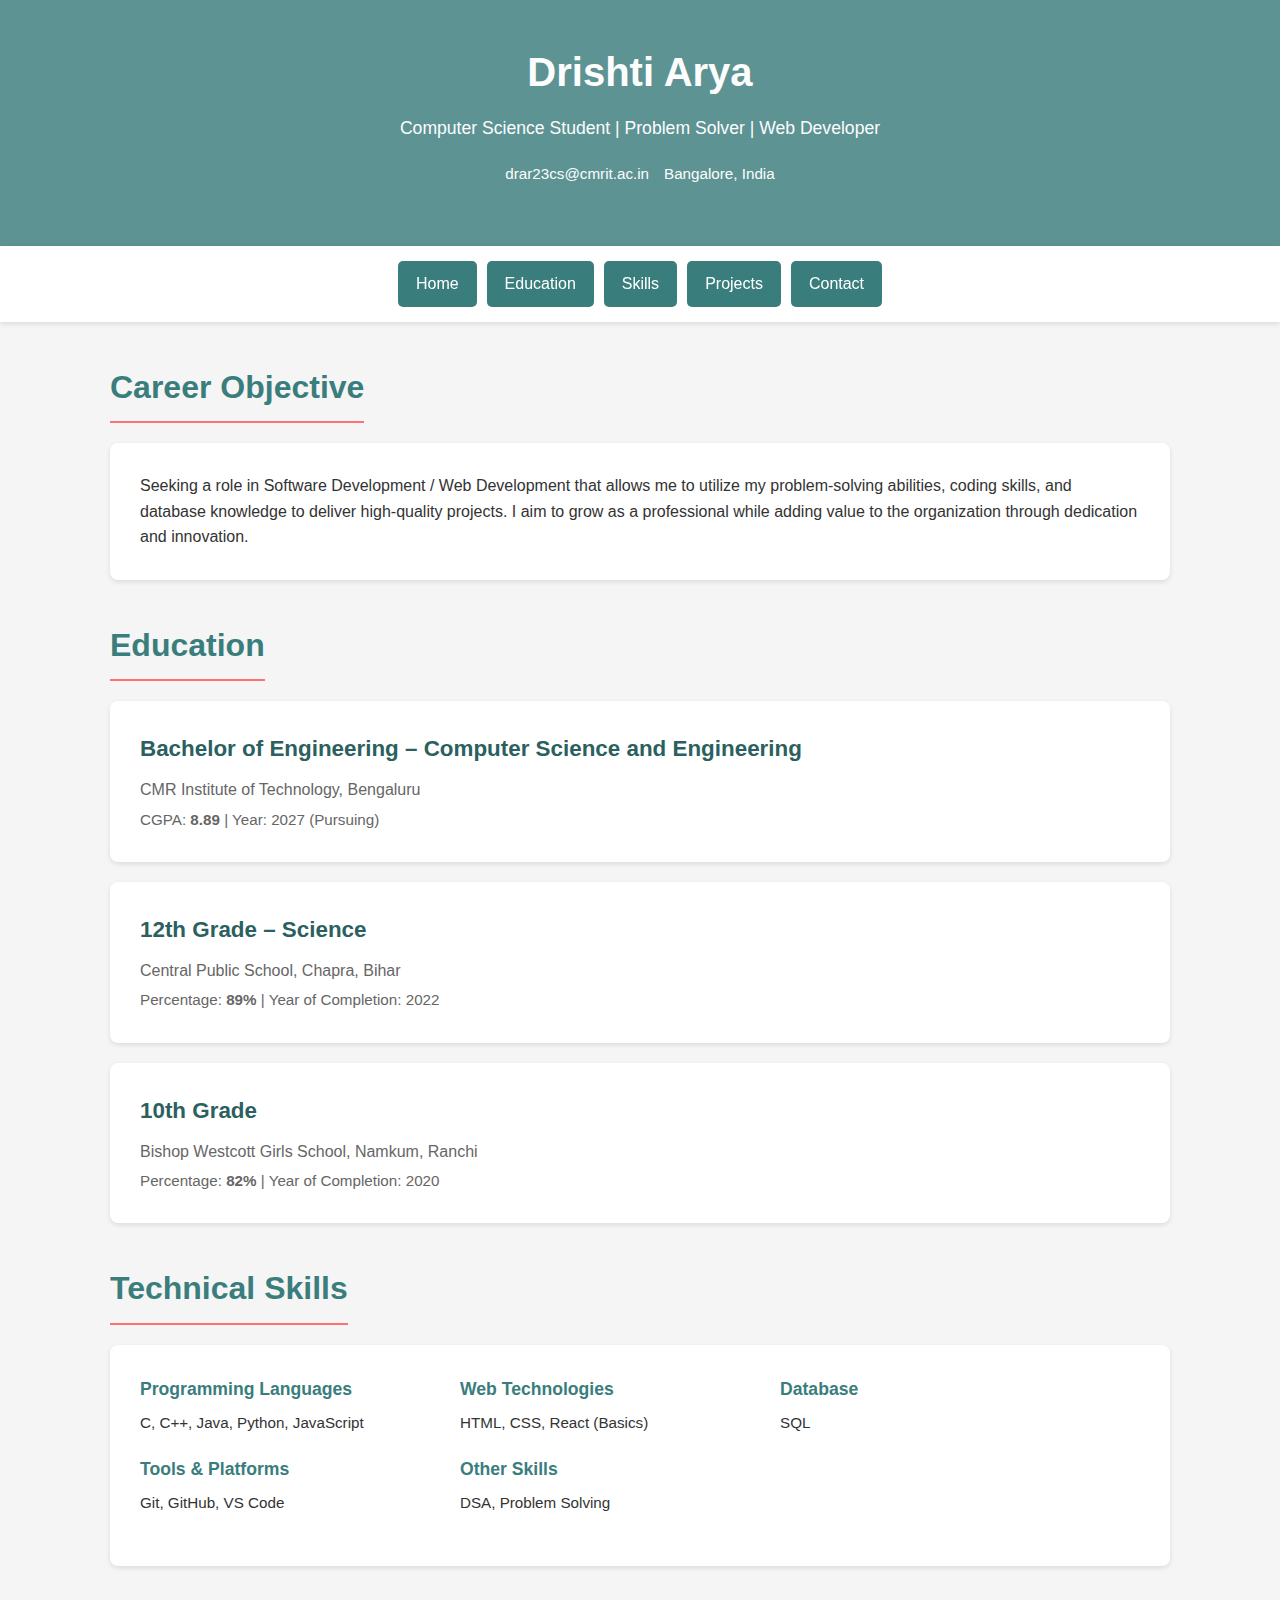
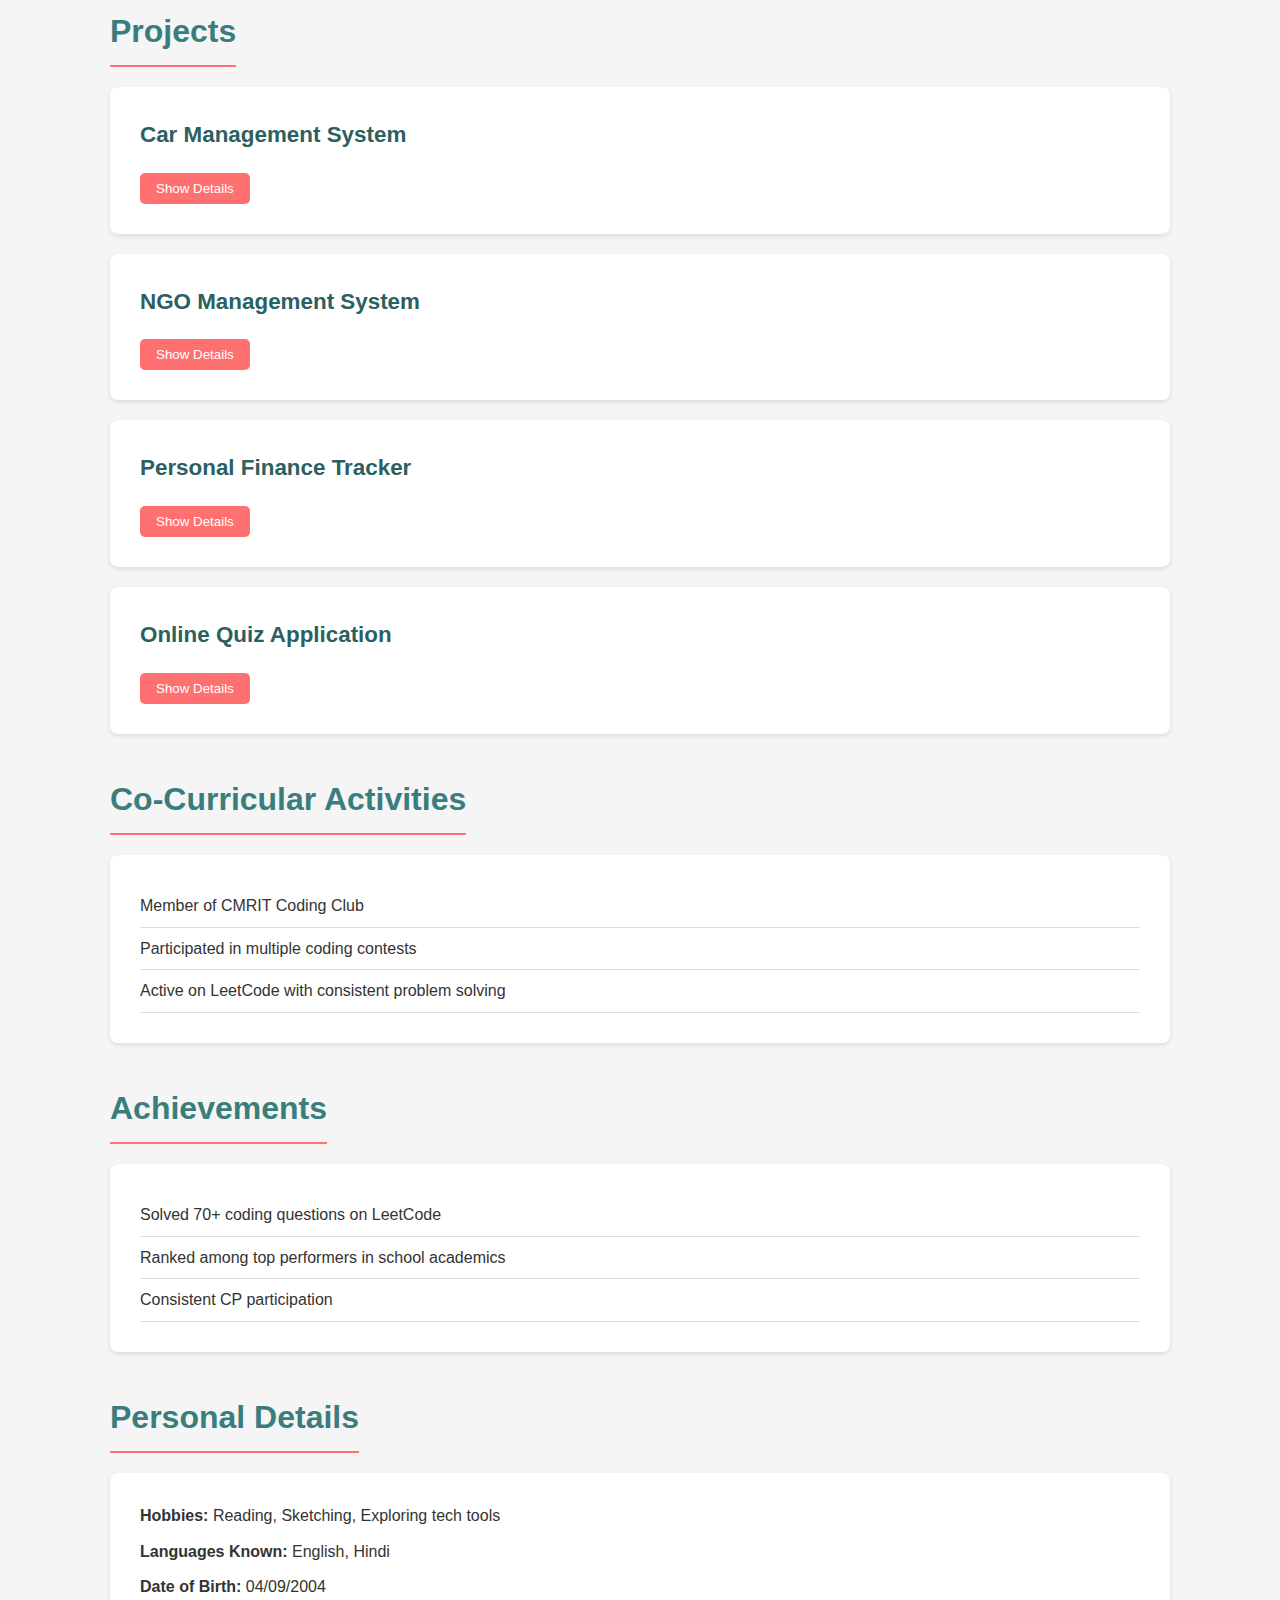
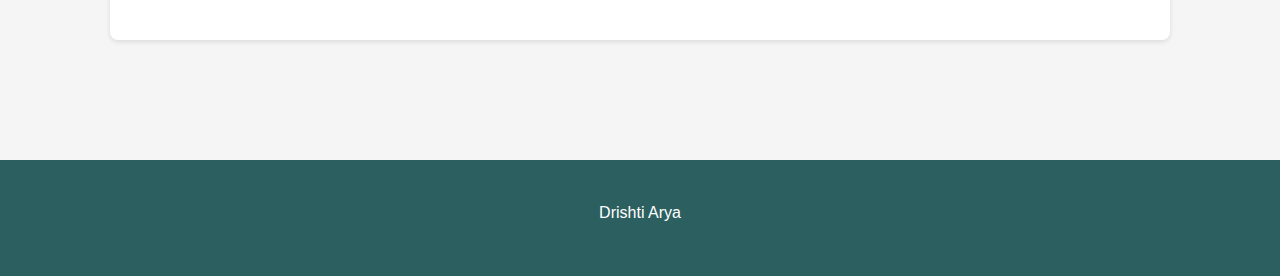
<file: index.html>
<!DOCTYPE html>
<html lang="en">
<head>
    <meta charset="UTF-8">
    <meta name="viewport" content="width=device-width, initial-scale=1.0">
    <meta name="description" content="Portfolio and Resume of Drishti Arya - Computer Science Student">
    <title>Drishti Arya - Portfolio</title>
    
    <!-- Main Stylesheet -->
    <link rel="stylesheet" href="styles.css">
</head>
<body>
    
    <!-- Header Section -->
    <header id="home" class="header-section">
        <div class="container">
            <div class="profile-intro">
                <div class="profile-text">
                    <h1 class="name">Drishti Arya</h1>
                    <p class="tagline">Computer Science Student | Problem Solver | Web Developer</p>
                    <div class="contact-row">
                        <p>drar23cs@cmrit.ac.in</p>
                        <p>Bangalore, India</p>
                    </div>
                </div>
            </div>
        </div>
    </header>

    <!-- Sticky Navigation Bar -->
    <nav id="navbar" class="navbar">
        <div class="container">
            <ul class="nav-links">
                <li><a href="#home" class="nav-button">Home</a></li>
                <li><a href="education.html" class="nav-button">Education</a></li>
                <li><a href="skills.html" class="nav-button">Skills</a></li>
                <li><a href="projects.html" class="nav-button">Projects</a></li>
                <li><a href="contact.html" class="nav-button">Contact</a></li>
            </ul>
        </div>
    </nav>

    <!-- Main Content Area -->
    <main class="main-content">
        <div class="container">

            <!-- About / Career Objective Section -->
            <section id="about" class="content-section">
                <h2 class="section-title">Career Objective</h2>
                <article class="content-card">
                    <p>
                        Seeking a role in Software Development / Web Development that allows me to utilize my 
                        problem-solving abilities, coding skills, and database knowledge to deliver high-quality 
                        projects. I aim to grow as a professional while adding value to the organization through 
                        dedication and innovation.
                    </p>
                </article>
            </section>

            <!-- Education Section -->
            <section id="education" class="content-section">
                <h2 class="section-title">Education</h2>
                
                <article class="content-card education-card">
                    <h3 class="card-title">Bachelor of Engineering – Computer Science and Engineering</h3>
                    <p class="institution">CMR Institute of Technology, Bengaluru</p>
                    <p class="details">CGPA: <strong>8.89</strong> | Year: 2027 (Pursuing)</p>
                </article>

                <article class="content-card education-card">
                    <h3 class="card-title">12th Grade – Science</h3>
                    <p class="institution">Central Public School, Chapra, Bihar</p>
                    <p class="details">Percentage: <strong>89%</strong> | Year of Completion: 2022</p>
                </article>

                <article class="content-card education-card">
                    <h3 class="card-title">10th Grade</h3>
                    <p class="institution">Bishop Westcott Girls School, Namkum, Ranchi</p>
                    <p class="details">Percentage: <strong>82%</strong> | Year of Completion: 2020</p>
                </article>
            </section>

            <!-- Technical Skills Section -->
            <section id="skills" class="content-section">
                <h2 class="section-title">Technical Skills</h2>
                <article class="content-card skills-card">
                    <div class="skill-group">
                        <h4>Programming Languages</h4>
                        <p>C, C++, Java, Python, JavaScript</p>
                    </div>
                    <div class="skill-group">
                        <h4>Web Technologies</h4>
                        <p>HTML, CSS, React (Basics)</p>
                    </div>
                    <div class="skill-group">
                        <h4>Database</h4>
                        <p>SQL</p>
                    </div>
                    <div class="skill-group">
                        <h4>Tools & Platforms</h4>
                        <p>Git, GitHub, VS Code</p>
                    </div>
                    <div class="skill-group">
                        <h4>Other Skills</h4>
                        <p>DSA, Problem Solving</p>
                    </div>
                </article>
            </section>

            <!-- Projects Section -->
            <section id="projects" class="content-section">
                <h2 class="section-title">Projects</h2>

                <article class="content-card project-card">
                    <h3 class="card-title">Car Management System</h3>
                    <button class="toggle-details-btn">Show Details</button>
                    <div class="project-details" style="display: none;">
                        <ul>
                            <li>Developed a Car Management System using HTML, CSS, and JavaScript to manage car details, buying, and selling records.</li>
                            <li>Designed a responsive and user-friendly interface with clean layouts for seamless navigation across devices.</li>
                            <li>Implemented dynamic data management features to enhance functionality and user interaction.</li>
                            <li>Focused on efficient handling of records with an intuitive front-end design for improved usability.</li>
                            <li><strong>Tech Stack:</strong> HTML, CSS, JavaScript, PHP, MySQL</li>
                        </ul>
                    </div>
                </article>

                <article class="content-card project-card">
                    <h3 class="card-title">NGO Management System</h3>
                    <button class="toggle-details-btn">Show Details</button>
                    <div class="project-details" style="display: none;">
                        <ul>
                            <li>Built an NGO Management System using HTML, CSS, JavaScript, PHP, and MySQL to manage donor records, events, and volunteer activities.</li>
                            <li>Integrated an AI-powered chatbot for real-time query handling, improving user engagement and support.</li>
                            <li>Designed a responsive interface with secure database management to streamline NGO operations.</li>
                            <li>Enhanced operational efficiency by automating event tracking, volunteer coordination, and donor management.</li>
                            <li><strong>Tech Stack:</strong> HTML, CSS, JavaScript, PHP, MySQL, AI Chatbot Integration</li>
                        </ul>
                    </div>
                </article>

                <article class="content-card project-card">
                    <h3 class="card-title">Personal Finance Tracker</h3>
                    <button class="toggle-details-btn">Show Details</button>
                    <div class="project-details" style="display: none;">
                        <ul>
                            <li>Created a Personal Finance Tracker web application to help users monitor income, expenses, and savings goals.</li>
                            <li>Implemented interactive charts using JavaScript to visualize spending patterns and budget allocation.</li>
                            <li>Built CRUD operations with PHP and MySQL to store and retrieve transaction history securely.</li>
                            <li>Designed a clean, responsive interface with filter options for date ranges and expense categories.</li>
                            <li><strong>Tech Stack:</strong> HTML, CSS, JavaScript, PHP, MySQL</li>
                        </ul>
                    </div>
                </article>

                <article class="content-card project-card">
                    <h3 class="card-title">Online Quiz Application</h3>
                    <button class="toggle-details-btn">Show Details</button>
                    <div class="project-details" style="display: none;">
                        <ul>
                            <li>Developed an Online Quiz Application with multiple-choice questions, timer functionality, and instant score calculation.</li>
                            <li>Used JavaScript for dynamic question loading, form validation, and real-time score updates.</li>
                            <li>Integrated MySQL database to store quiz questions, user responses, and performance history.</li>
                            <li>Added user authentication and leaderboard feature to display top scorers.</li>
                            <li><strong>Tech Stack:</strong> HTML, CSS, JavaScript, PHP, MySQL</li>
                        </ul>
                    </div>
                </article>
            </section>

            <!-- Co-Curricular Activities Section -->
            <section id="activities" class="content-section">
                <h2 class="section-title">Co-Curricular Activities</h2>
                <article class="content-card">
                    <ul class="activity-list">
                        <li>Member of CMRIT Coding Club</li>
                        <li>Participated in multiple coding contests</li>
                        <li>Active on LeetCode with consistent problem solving</li>
                    </ul>
                </article>
            </section>

            <!-- Achievements Section -->
            <section id="achievements" class="content-section">
                <h2 class="section-title">Achievements</h2>
                <article class="content-card">
                    <ul class="achievement-list">
                        <li>Solved 70+ coding questions on LeetCode</li>
                        <li>Ranked among top performers in school academics</li>
                        <li>Consistent CP participation</li>
                    </ul>
                </article>
            </section>

            <!-- Personal Details Section -->
            <section id="personal" class="content-section">
                <h2 class="section-title">Personal Details</h2>
                <article class="content-card personal-card">
                    <p><strong>Hobbies:</strong> Reading, Sketching, Exploring tech tools</p>
                    <p><strong>Languages Known:</strong> English, Hindi</p>
                    <p><strong>Date of Birth:</strong> 04/09/2004</p>
                </article>
            </section>

        </div>
    </main>

    <!-- Footer Section -->
    <footer class="footer-section">
        <div class="container">
            <p>Drishti Arya</p>
        </div>
    </footer>

    <!-- jQuery from CDN -->
    <script src="https://code.jquery.com/jquery-3.6.0.min.js"></script>
    <script src="script.js"></script>
    
    <script>
        $(document).ready(function() {
            
            // Append text when clicking download button
            $(".download-btn").click(function() {
                $(".tagline").append("<br>Building Amazing Web Projects!");
            });

            // Animate navigation buttons on hover
            $(".nav-button").mouseenter(function() {
                $(this).css({position:"relative"});
                $(this).animate({
                    paddingLeft:'25px',
                    paddingRight:'25px',
                    fontSize:'18px'
                }, "slow");
            });

            $(".nav-button").mouseleave(function() {
                $(this).animate({
                    paddingLeft:'18px',
                    paddingRight:'18px',
                    fontSize:'16px'
                }, "slow");
            });

            // Animate download button on click
            $(".download-btn").click(function() {
                $(this).css({position:"relative"});
                $(this).animate({
                    fontSize:'18px',
                    paddingLeft:'40px',
                    paddingRight:'40px'
                }, 300);
                
                $(this).animate({
                    fontSize:'16px',
                    paddingLeft:'30px',
                    paddingRight:'30px'
                }, 300);
            });

            // Animate content cards on hover
            $(".content-card").mouseenter(function() {
                $(this).css({position:"relative"});
                $(this).animate({
                    left:'10px'
                }, 200);
            });

            $(".content-card").mouseleave(function() {
                $(this).animate({
                    left:'0px'
                }, 200);
            });

            // Change opacity of header section on click
            $(".header-section").click(function() {
                $(this).animate({
                    opacity:'0.9'
                }, 500);
                $(this).animate({
                    opacity:'1'
                }, 500);
            });

            // Animate section titles on click
            $(".section-title").click(function() {
                $(this).animate({
                    fontSize:'35px'
                }, 200);
                $(this).animate({
                    fontSize:'32px'
                }, 200);
            });

        });
    </script>

</body>
</html>
</file>
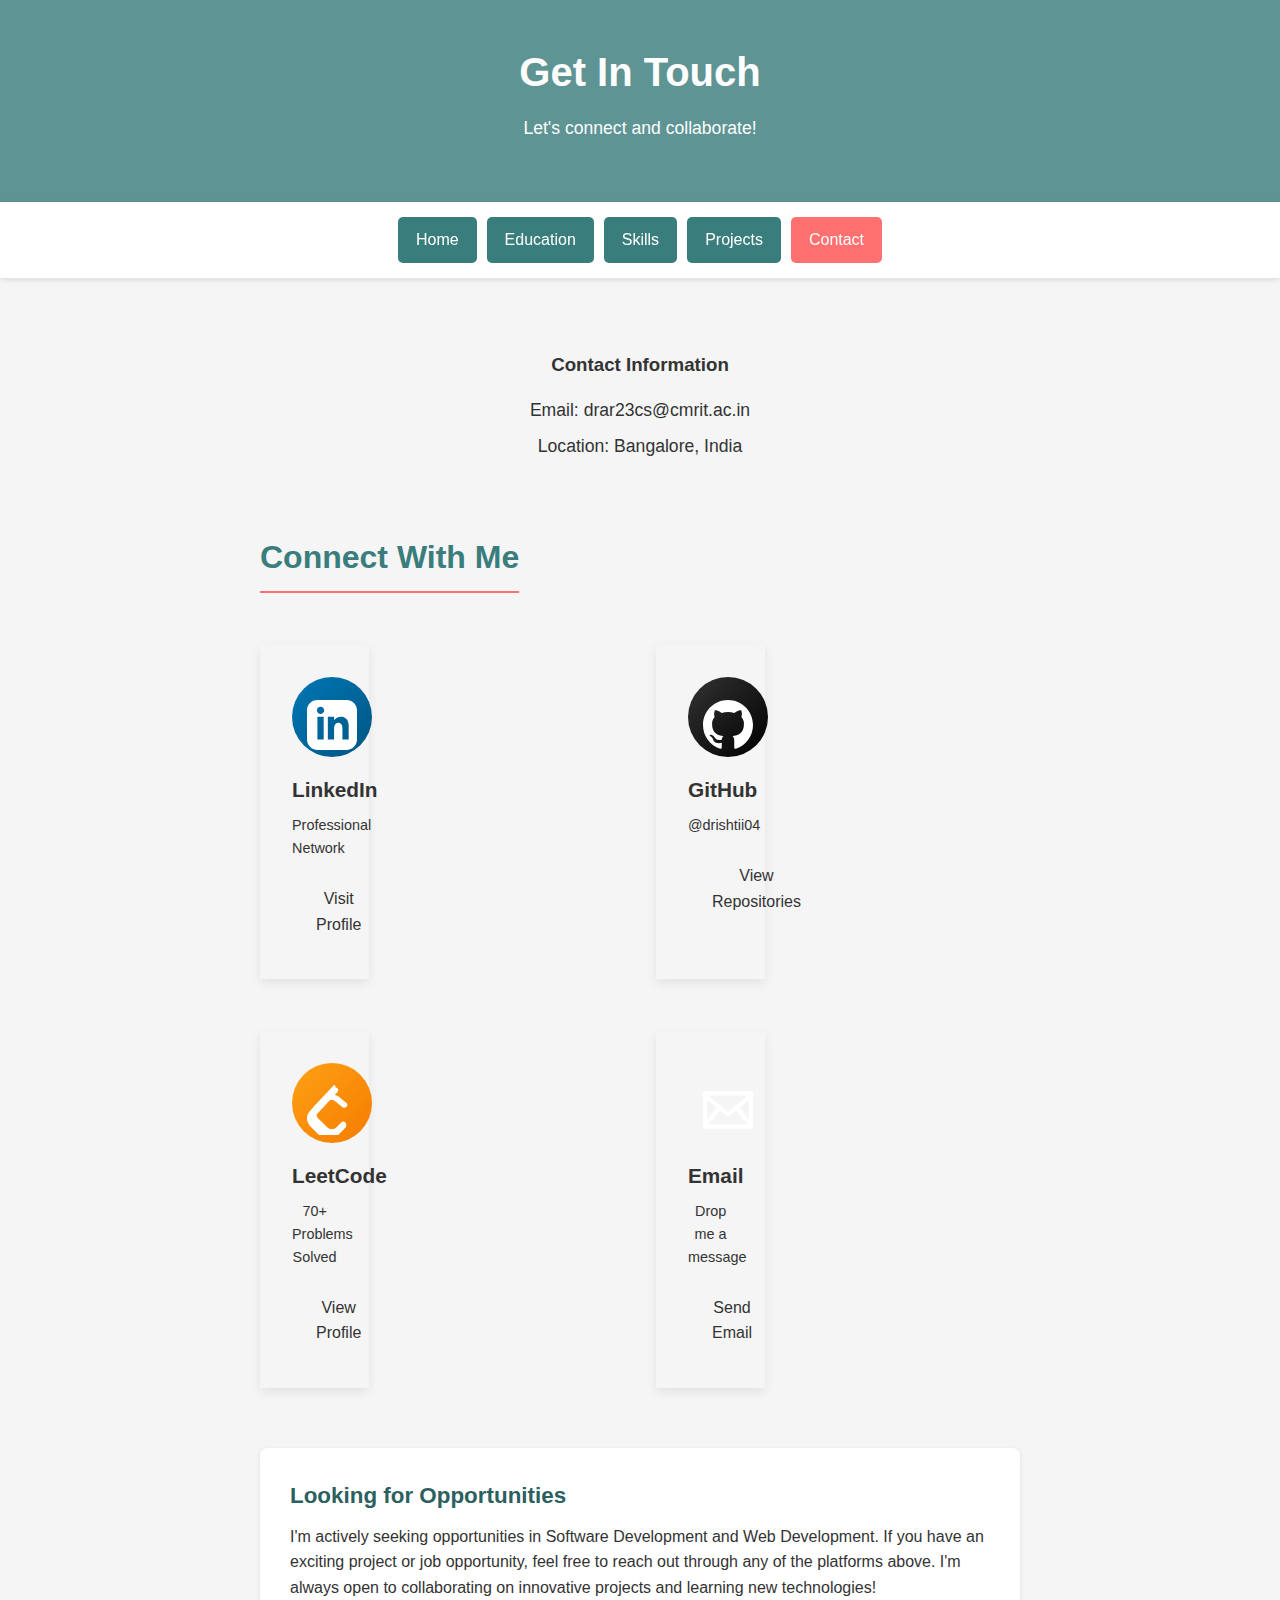
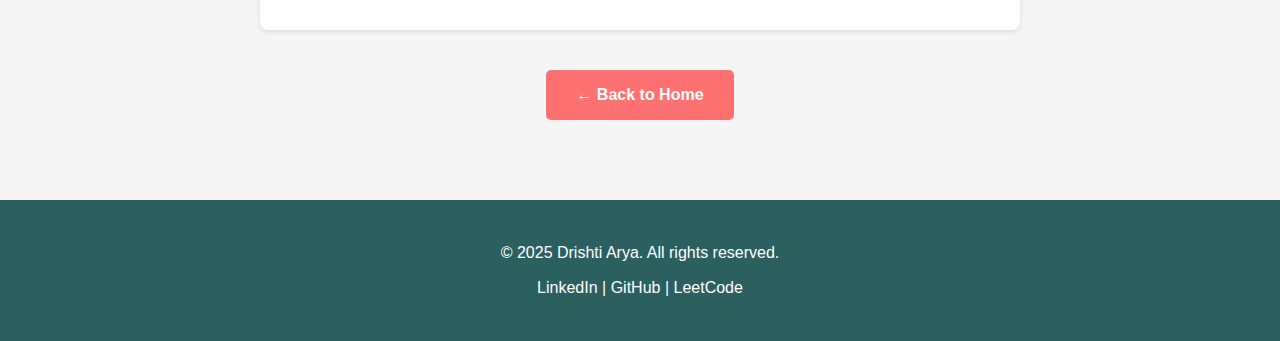
<file: contact.html>
<!DOCTYPE html>
<html lang="en">
<head>
    <meta charset="UTF-8">
    <meta name="viewport" content="width=device-width, initial-scale=1.0">
    <meta name="description" content="Contact - Drishti Arya">
    <title>Contact - Drishti Arya</title>
    
    <!-- Google Fonts -->
    <link rel="preconnect" href="https://fonts.googleapis.com">
    <link rel="preconnect" href="https://fonts.gstatic.com" crossorigin>
    <link href="https://fonts.googleapis.com/css2?family=Poppins:wght@400;600;700&family=Roboto:wght@300;400;500&display=swap" rel="stylesheet">
    
    <!-- Main Stylesheet -->
    <link rel="stylesheet" href="styles.css">
    
    <style>
        /* Additional styles for contact page */
        .contact-container {
            max-width: 800px;
            margin: 0 auto;
        }
        
        .social-cards {
            display: grid;
            grid-template-columns: repeat(auto-fit, minmax(250px, 1fr));
            gap: 2rem;
            margin-top: 2rem;
        }
        
        .social-card {
            background-color: var(--white);
            padding: 2rem;
            border-radius: var(--border-radius);
            box-shadow: 0 4px 10px rgba(0, 0, 0, 0.08);
            text-align: center;
            transition: all var(--transition-speed) ease;
        }
        
        .social-card:hover {
            transform: translateY(-8px);
            box-shadow: 0 8px 20px rgba(0, 0, 0, 0.15);
        }
        
        .social-icon {
            width: 80px;
            height: 80px;
            margin: 0 auto 1rem;
            display: flex;
            align-items: center;
            justify-content: center;
            border-radius: 50%;
            font-size: 2.5rem;
        }
        
        .linkedin-icon {
            background: linear-gradient(135deg, #0077b5, #005582);
            color: white;
        }
        
        .github-icon {
            background: linear-gradient(135deg, #333, #000);
            color: white;
        }
        
        .leetcode-icon {
            background: linear-gradient(135deg, #FFA116, #F57C00);
            color: white;
        }
        
        .email-icon {
            background: linear-gradient(135deg, var(--coral-accent), #ff5252);
            color: white;
        }
        
        .social-title {
            font-size: 1.3rem;
            color: var(--dark-teal);
            margin-bottom: 0.5rem;
        }
        
        .social-handle {
            font-size: 0.9rem;
            color: var(--text-gray);
            margin-bottom: 1rem;
        }
        
        .social-link {
            display: inline-block;
            background-color: var(--primary-teal);
            color: var(--white);
            padding: 0.6rem 1.5rem;
            border-radius: 25px;
            font-weight: 500;
            transition: all var(--transition-speed) ease;
        }
        
        .social-link:hover {
            background-color: var(--coral-accent);
            transform: scale(1.05);
        }
        
        .contact-info-card {
            background: linear-gradient(135deg, var(--primary-teal), var(--dark-teal));
            color: var(--white);
            padding: 2rem;
            border-radius: var(--border-radius);
            text-align: center;
            margin-bottom: 2rem;
        }
        
        .contact-info-card h3 {
            color: var(--white);
            margin-bottom: 1rem;
        }
        
        .contact-info-card p {
            font-size: 1.1rem;
            margin: 0.5rem 0;
        }
    </style>
</head>
<body>
    
    <!-- Header Section -->
    <header id="home" class="header-section">
        <div class="container">
            <div class="profile-intro">
                <div class="profile-text">
                    <h1 class="name">Get In Touch</h1>
                    <p class="tagline">Let's connect and collaborate!</p>
                </div>
            </div>
        </div>
    </header>

    <!-- Sticky Navigation Bar -->
    <nav id="navbar" class="navbar">
        <div class="container">
            <ul class="nav-links">
                <li><a href="index.html" class="nav-button">Home</a></li>
                <li><a href="education.html" class="nav-button">Education</a></li>
                <li><a href="skills.html" class="nav-button">Skills</a></li>
                <li><a href="projects.html" class="nav-button">Projects</a></li>
                <li><a href="contact.html" class="nav-button active">Contact</a></li>
            </ul>
        </div>
    </nav>

    <!-- Main Content Area -->
    <main class="main-content">
        <div class="container contact-container">

            <!-- Contact Info Card -->
            <div class="contact-info-card fade-in">
                <h3>Contact Information</h3>
                <p>Email: drar23cs@cmrit.ac.in</p>
                <p>Location: Bangalore, India</p>
            </div>

            <!-- Social Links Section -->
            <section id="contact" class="content-section fade-in">
                <h2 class="section-title">Connect With Me</h2>
                
                <div class="social-cards">
                    
                    <!-- LinkedIn -->
                    <div class="social-card">
                        <div class="social-icon linkedin-icon">
                            <svg xmlns="http://www.w3.org/2000/svg" width="50" height="50" viewBox="0 0 24 24" fill="white"><path d="M19 0h-14c-2.761 0-5 2.239-5 5v14c0 2.761 2.239 5 5 5h14c2.762 0 5-2.239 5-5v-14c0-2.761-2.238-5-5-5zm-11 19h-3v-11h3v11zm-1.5-12.268c-.966 0-1.75-.79-1.75-1.764s.784-1.764 1.75-1.764 1.75.79 1.75 1.764-.783 1.764-1.75 1.764zm13.5 12.268h-3v-5.604c0-3.368-4-3.113-4 0v5.604h-3v-11h3v1.765c1.396-2.586 7-2.777 7 2.476v6.759z"/></svg>
                        </div>
                        <h3 class="social-title">LinkedIn</h3>
                        <p class="social-handle">Professional Network</p>
                        <a href="https://linkedin.com/in/drishti-arya-366066307" target="_blank" rel="noopener" class="social-link">
                            Visit Profile
                        </a>
                    </div>

                    <!-- GitHub -->
                    <div class="social-card">
                        <div class="social-icon github-icon">
                            <svg xmlns="http://www.w3.org/2000/svg" width="50" height="50" viewBox="0 0 24 24" fill="white"><path d="M12 0c-6.626 0-12 5.373-12 12 0 5.302 3.438 9.8 8.207 11.387.599.111.793-.261.793-.577v-2.234c-3.338.726-4.033-1.416-4.033-1.416-.546-1.387-1.333-1.756-1.333-1.756-1.089-.745.083-.729.083-.729 1.205.084 1.839 1.237 1.839 1.237 1.07 1.834 2.807 1.304 3.492.997.107-.775.418-1.305.762-1.604-2.665-.305-5.467-1.334-5.467-5.931 0-1.311.469-2.381 1.236-3.221-.124-.303-.535-1.524.117-3.176 0 0 1.008-.322 3.301 1.23.957-.266 1.983-.399 3.003-.404 1.02.005 2.047.138 3.006.404 2.291-1.552 3.297-1.23 3.297-1.23.653 1.653.242 2.874.118 3.176.77.84 1.235 1.911 1.235 3.221 0 4.609-2.807 5.624-5.479 5.921.43.372.823 1.102.823 2.222v3.293c0 .319.192.694.801.576 4.765-1.589 8.199-6.086 8.199-11.386 0-6.627-5.373-12-12-12z"/></svg>
                        </div>
                        <h3 class="social-title">GitHub</h3>
                        <p class="social-handle">@drishtii04</p>
                        <a href="https://github.com/drishtii04" target="_blank" rel="noopener" class="social-link">
                            View Repositories
                        </a>
                    </div>

                    <!-- LeetCode -->
                    <div class="social-card">
                        <div class="social-icon leetcode-icon">
                            <svg xmlns="http://www.w3.org/2000/svg" width="50" height="50" viewBox="0 0 24 24" fill="white"><path d="M13.483 0a1.374 1.374 0 0 0-.961.438L7.116 6.226l-3.854 4.126a5.266 5.266 0 0 0-1.209 2.104 5.35 5.35 0 0 0-.125.513 5.527 5.527 0 0 0 .062 2.362 5.83 5.83 0 0 0 .349 1.017 5.938 5.938 0 0 0 1.271 1.818l4.277 4.193.039.038c2.248 2.165 5.852 2.133 8.063-.074l2.396-2.392c.54-.54.54-1.414.003-1.955a1.378 1.378 0 0 0-1.951-.003l-2.396 2.392a3.021 3.021 0 0 1-4.205.038l-.02-.019-4.276-4.193c-.652-.64-.972-1.469-.948-2.263a2.68 2.68 0 0 1 .066-.523 2.545 2.545 0 0 1 .619-1.164L9.13 8.114c1.058-1.134 3.204-1.27 4.43-.278l3.501 2.831c.593.48 1.461.387 1.94-.207a1.384 1.384 0 0 0-.207-1.943l-3.5-2.831c-2.365-1.914-5.876-1.632-7.95.675L5.6 7.967l-.214.229-4.168 4.494a5.614 5.614 0 0 0-.911 1.548 5.373 5.373 0 0 0-.328 1.855 5.5 5.5 0 0 0 1.571 3.721l4.227 4.142c2.542 2.488 6.64 2.488 9.182 0l3.501-3.426c.54-.528.54-1.391.003-1.92a1.376 1.376 0 0 0-1.951-.003l-3.501 3.426a3.023 3.023 0 0 1-4.205.003l-4.227-4.142a2.68 2.68 0 0 1-.766-1.867c0-.693.283-1.345.766-1.867l4.168-4.494.214-.229 1.743-1.867 3.854-4.126a1.381 1.381 0 0 0-.961-2.357z"/></svg>
                        </div>
                        <h3 class="social-title">LeetCode</h3>
                        <p class="social-handle">70+ Problems Solved</p>
                        <a href="https://leetcode.com/u/DRISHTIARYA_04" target="_blank" rel="noopener" class="social-link">
                            View Profile
                        </a>
                    </div>

                    <!-- Email -->
                    <div class="social-card">
                        <div class="social-icon email-icon">
                            <svg xmlns="http://www.w3.org/2000/svg" width="50" height="50" viewBox="0 0 24 24" fill="white"><path d="M0 3v18h24v-18h-24zm6.623 7.929l-4.623 5.712v-9.458l4.623 3.746zm-4.141-5.929h19.035l-9.517 7.713-9.518-7.713zm5.694 7.188l3.824 3.099 3.83-3.104 5.612 6.817h-18.779l5.513-6.812zm9.208-1.264l4.616-3.741v9.348l-4.616-5.607z"/></svg>
                        </div>
                        <h3 class="social-title">Email</h3>
                        <p class="social-handle">Drop me a message</p>
                        <a href="mailto:drar23cs@cmrit.ac.in" class="social-link">
                            Send Email
                        </a>
                    </div>

                </div>
            </section>

            <!-- Additional Info -->
            <section class="content-section fade-in">
                <article class="content-card">
                    <h3 class="card-title">Looking for Opportunities</h3>
                    <p>
                        I'm actively seeking opportunities in Software Development and Web Development. 
                        If you have an exciting project or job opportunity, feel free to reach out through 
                        any of the platforms above. I'm always open to collaborating on innovative projects 
                        and learning new technologies!
                    </p>
                </article>
            </section>

            <!-- Back to Home Link -->
            <div style="text-align: center; margin-top: 2rem;">
                <a href="index.html" class="download-btn">← Back to Home</a>
            </div>

        </div>
    </main>

    <!-- Footer Section -->
    <footer class="footer-section">
        <div class="container">
            <p>&copy; 2025 Drishti Arya. All rights reserved.</p>
            <div class="social-links">
                <a href="https://linkedin.com/in/drishti-arya-366066307" target="_blank" rel="noopener">LinkedIn</a> | 
                <a href="https://github.com/drishtii04" target="_blank" rel="noopener">GitHub</a> | 
                <a href="https://leetcode.com/u/DRISHTIARYA_04" target="_blank" rel="noopener">LeetCode</a>
            </div>
        </div>
    </footer>

    <!-- jQuery from CDN -->
    <script src="https://code.jquery.com/jquery-3.6.0.min.js"></script>
    <!-- Main JavaScript File -->
    <script src="script.js"></script>

</body>
</html>
</file>
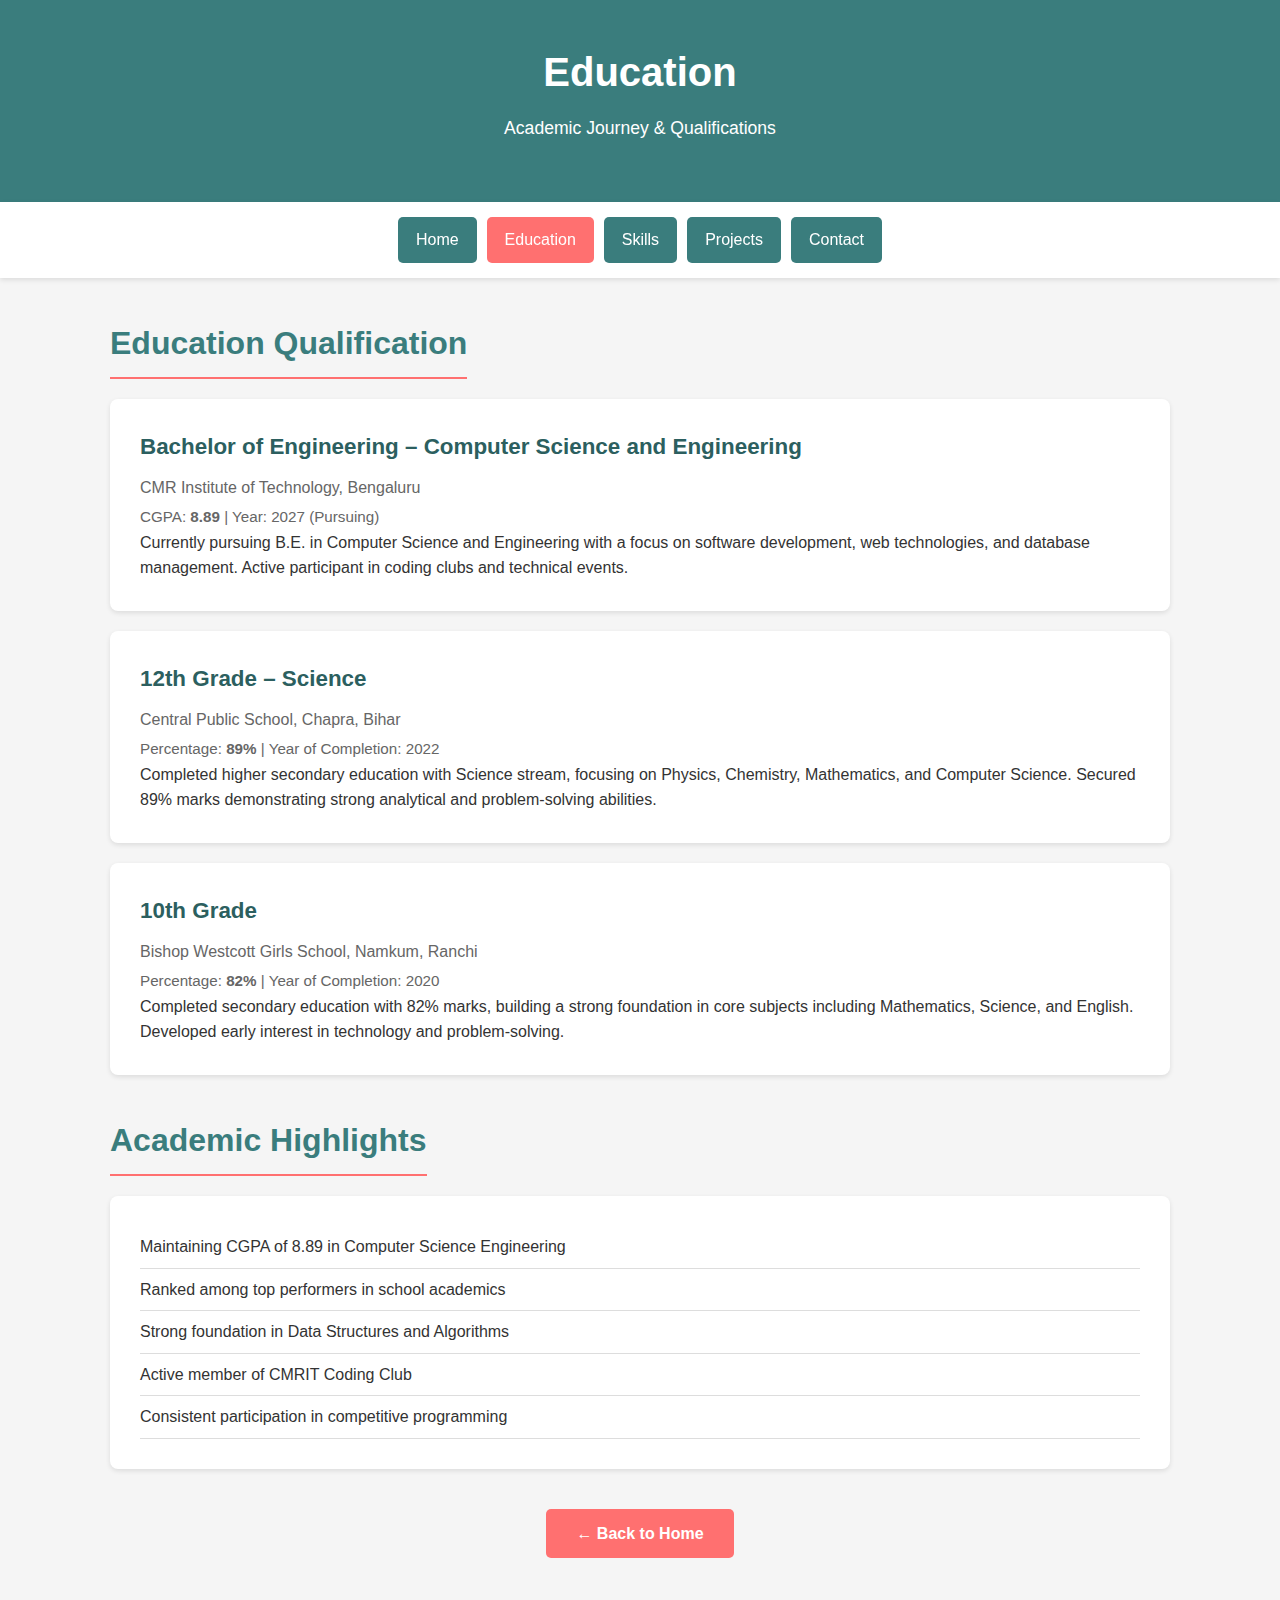
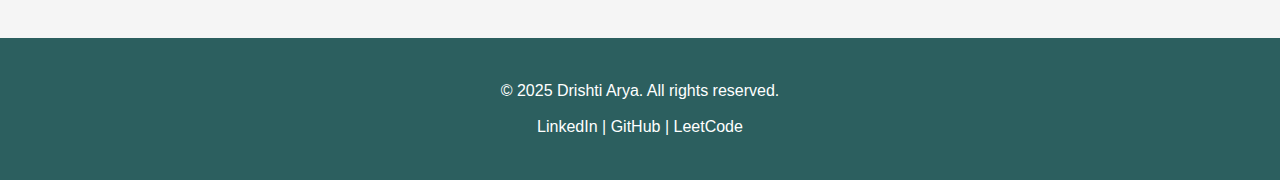
<file: education.html>
<!DOCTYPE html>
<html lang="en">
<head>
    <meta charset="UTF-8">
    <meta name="viewport" content="width=device-width, initial-scale=1.0">
    <meta name="description" content="Education - Drishti Arya's Portfolio">
    <title>Education - Drishti Arya</title>
    
    <!-- Main Stylesheet -->
    <link rel="stylesheet" href="styles.css">
</head>
<body>
    
    <!-- Header Section -->
    <header id="home" class="header-section">
        <div class="container">
            <div class="profile-intro">
                <div class="profile-text">
                    <h1 class="name">Education</h1>
                    <p class="tagline">Academic Journey & Qualifications</p>
                </div>
            </div>
        </div>
    </header>

    <!-- Sticky Navigation Bar -->
    <nav id="navbar" class="navbar">
        <div class="container">
            <ul class="nav-links">
                <li><a href="index.html" class="nav-button">Home</a></li>
                <li><a href="education.html" class="nav-button active">Education</a></li>
                <li><a href="skills.html" class="nav-button">Skills</a></li>
                <li><a href="projects.html" class="nav-button">Projects</a></li>
                <li><a href="contact.html" class="nav-button">Contact</a></li>
            </ul>
        </div>
    </nav>

    <!-- Main Content Area -->
    <main class="main-content">
        <div class="container">

            <!-- Education Section -->
            <section id="education" class="content-section fade-in">
                <h2 class="section-title">Education Qualification</h2>
                
                <article class="content-card education-card">
                    <h3 class="card-title">Bachelor of Engineering – Computer Science and Engineering</h3>
                    <p class="institution">CMR Institute of Technology, Bengaluru</p>
                    <p class="details">CGPA: <strong>8.89</strong> | Year: 2027 (Pursuing)</p>
                    <div class="education-description">
                        <p>Currently pursuing B.E. in Computer Science and Engineering with a focus on software development, 
                        web technologies, and database management. Active participant in coding clubs and technical events.</p>
                    </div>
                </article>

                <article class="content-card education-card">
                    <h3 class="card-title">12th Grade – Science</h3>
                    <p class="institution">Central Public School, Chapra, Bihar</p>
                    <p class="details">Percentage: <strong>89%</strong> | Year of Completion: 2022</p>
                    <div class="education-description">
                        <p>Completed higher secondary education with Science stream, focusing on Physics, Chemistry, Mathematics, 
                        and Computer Science. Secured 89% marks demonstrating strong analytical and problem-solving abilities.</p>
                    </div>
                </article>

                <article class="content-card education-card">
                    <h3 class="card-title">10th Grade</h3>
                    <p class="institution">Bishop Westcott Girls School, Namkum, Ranchi</p>
                    <p class="details">Percentage: <strong>82%</strong> | Year of Completion: 2020</p>
                    <div class="education-description">
                        <p>Completed secondary education with 82% marks, building a strong foundation in core subjects 
                        including Mathematics, Science, and English. Developed early interest in technology and problem-solving.</p>
                    </div>
                </article>
            </section>

            <!-- Academic Highlights Section -->
            <section class="content-section fade-in">
                <h2 class="section-title">Academic Highlights</h2>
                
                <article class="content-card">
                    <ul class="achievement-list">
                        <li>Maintaining CGPA of 8.89 in Computer Science Engineering</li>
                        <li>Ranked among top performers in school academics</li>
                        <li>Strong foundation in Data Structures and Algorithms</li>
                        <li>Active member of CMRIT Coding Club</li>
                        <li>Consistent participation in competitive programming</li>
                    </ul>
                </article>
            </section>

            <!-- Back to Home Link -->
            <div style="text-align: center; margin-top: 2rem;">
                <a href="index.html" class="download-btn">← Back to Home</a>
            </div>

        </div>
    </main>

    <!-- Footer Section -->
    <footer class="footer-section">
        <div class="container">
            <p>&copy; 2025 Drishti Arya. All rights reserved.</p>
            <div class="social-links">
                <a href="https://linkedin.com/in/drishti-arya-366066307" target="_blank" rel="noopener">LinkedIn</a> | 
                <a href="https://github.com/drishtii04" target="_blank" rel="noopener">GitHub</a> | 
                <a href="https://leetcode.com/u/DRISHTIARYA_04" target="_blank" rel="noopener">LeetCode</a>
            </div>
        </div>
    </footer>

    <!-- jQuery from CDN -->
    <script src="https://code.jquery.com/jquery-3.6.0.min.js"></script>
    
    <script>
        $(document).ready(function() {
            
            // Animate navigation buttons on hover
            $(".nav-button").mouseenter(function() {
                $(this).css({position:"relative"});
                $(this).animate({
                    paddingLeft:'25px',
                    paddingRight:'25px',
                    fontSize:'18px'
                }, "slow");
            });

            $(".nav-button").mouseleave(function() {
                $(this).animate({
                    paddingLeft:'18px',
                    paddingRight:'18px',
                    fontSize:'16px'
                }, "slow");
            });

            // Animate content cards on hover
            $(".content-card").mouseenter(function() {
                $(this).css({position:"relative"});
                $(this).animate({
                    left:'10px'
                }, 200);
            });

            $(".content-card").mouseleave(function() {
                $(this).animate({
                    left:'0px'
                }, 200);
            });

        });
    </script>

</body>
</html>
</file>
<file: styles.css>
/* Basic Reset */
* {
    margin: 0;
    padding: 0;
    box-sizing: border-box;
}

body {
    font-family: Arial, sans-serif;
    font-size: 16px;
    line-height: 1.6;
    color: #333;
    background-color: #f5f5f5;
}

h1, h2, h3, h4 {
    color: #2c5f5f;
}

a {
    text-decoration: none;
    color: inherit;
}

ul {
    list-style: none;
}

/* Container */
.container {
    max-width: 1100px;
    margin: 0 auto;
    padding: 0 20px;
}

/* Header Section */
.header-section {
    background-color: #3a7d7d;
    color: white;
    padding: 40px 0;
    text-align: center;
}

.profile-intro {
    display: flex;
    flex-direction: column;
    align-items: center;
    gap: 15px;
}

.profile-text {
    text-align: center;
}

.name {
    font-size: 2.5rem;
    margin-bottom: 10px;
    color: white;
}

.tagline {
    font-size: 1.1rem;
    margin-bottom: 20px;
}

.contact-row {
    display: flex;
    flex-wrap: wrap;
    gap: 15px;
    justify-content: center;
    margin-bottom: 20px;
    font-size: 0.95rem;
}

.contact-row span {
    background: rgba(255, 255, 255, 0.2);
    padding: 8px 15px;
    border-radius: 5px;
}

/* Download Button */
.download-btn {
    display: inline-block;
    background-color: #ff7070;
    color: white;
    padding: 12px 30px;
    border-radius: 5px;
    font-weight: bold;
}

.download-btn:hover {
    background-color: #ff5555;
}

/* Navigation Bar */
.navbar {
    position: sticky;
    top: 0;
    background-color: white;
    box-shadow: 0 2px 5px rgba(0, 0, 0, 0.1);
    z-index: 1000;
    padding: 15px 0;
}

.nav-links {
    display: flex;
    justify-content: center;
    flex-wrap: wrap;
    gap: 10px;
}

.nav-button {
    display: inline-block;
    padding: 10px 18px;
    background-color: #3a7d7d;
    color: white;
    border-radius: 5px;
}

.nav-button:hover {
    background-color: #2c5f5f;
}

.nav-button.active {
    background-color: #ff7070;
}

/* Main Content */
.main-content {
    padding: 40px 0;
}

.content-section {
    margin-bottom: 40px;
}

.content-section.fade-in {
    opacity: 1;
}

.section-title {
    font-size: 2rem;
    margin-bottom: 20px;
    color: #3a7d7d;
    border-bottom: 2px solid #ff7070;
    display: inline-block;
    padding-bottom: 8px;
}

/* Card styling */
.content-card {
    background-color: white;
    padding: 30px;
    border-radius: 8px;
    box-shadow: 0 2px 5px rgba(0, 0, 0, 0.1);
    margin-bottom: 20px;
}

.content-card:hover {
    box-shadow: 0 4px 8px rgba(0, 0, 0, 0.15);
}

.card-title {
    font-size: 1.4rem;
    margin-bottom: 10px;
    color: #2c5f5f;
}

.institution {
    font-weight: 500;
    color: #666;
    margin-bottom: 5px;
}

.details {
    font-size: 0.95rem;
    color: #666;
}

/* Skills Section */
.skills-card {
    display: flex;
    flex-wrap: wrap;
}

.skill-group {
    width: 30%;
    margin-right: 20px;
    margin-bottom: 20px;
}

.skill-group h4 {
    font-size: 1.1rem;
    margin-bottom: 8px;
    color: #3a7d7d;
}

.skill-group p {
    font-size: 0.95rem;
    color: #333;
}

/* Projects Section */
.project-card {
    position: relative;
}

.toggle-details-btn {
    display: inline-block;
    margin-top: 10px;
    padding: 8px 16px;
    background-color: #ff7070;
    color: white;
    border: none;
    border-radius: 5px;
    cursor: pointer;
}

.toggle-details-btn:hover {
    background-color: #ff5555;
}

.project-details {
    margin-top: 20px;
    padding-left: 20px;
}

.project-details ul {
    list-style: disc inside;
}

.project-details li {
    margin-bottom: 8px;
    color: #333;
}

/* Lists */
.activity-list li,
.achievement-list li {
    padding: 8px 0;
    border-bottom: 1px solid #ddd;
    color: #333;
}

/* Personal Details */
.personal-card p {
    margin-bottom: 10px;
    color: #333;
}

/* Footer */
.footer-section {
    background-color: #2c5f5f;
    color: white;
    text-align: center;
    padding: 40px 0;
    margin-top: 40px;
}

.footer-section p {
    margin-bottom: 10px;
}

.social-links a {
    color: white;
}

.social-links a:hover {
    color: #ff7070;
    text-decoration: underline;
}

/* Responsive Design */
@media (max-width: 768px) {
    .name {
        font-size: 2rem;
    }

    .tagline {
        font-size: 1rem;
    }

    .contact-row {
        flex-direction: column;
        gap: 10px;
    }

    .nav-links {
        flex-direction: column;
        align-items: center;
    }

    .section-title {
        font-size: 1.6rem;
    }

    .skill-group {
        width: 100%;
    }
}

@media (max-width: 600px) {
    .name {
        font-size: 1.8rem;
    }

    .tagline {
        font-size: 0.95rem;
    }

    .download-btn {
        font-size: 0.9rem;
        padding: 10px 24px;
    }

    .content-card {
        padding: 20px;
    }

    .section-title {
        font-size: 1.4rem;
    }
}

/* Projects Page Styles */
.project-showcase {
    display: flex;
    flex-wrap: wrap;
    margin-top: 40px;
}

.project-item {
    background-color: white;
    padding: 30px;
    margin-bottom: 20px;
    margin-right: 20px;
    width: 48%;
    border-radius: 8px;
}

.project-image {
    width: 100%;
    height: 220px;
    background-color: #3a7d7d;
    margin-bottom: 20px;
}

.project-content {
    width: 100%;
}

.project-title {
    font-size: 24px;
    color: #2c5f5f;
    margin-bottom: 15px;
}

.project-description {
    color: #333;
    margin-bottom: 15px;
}

.project-tech {
    display: flex;
    flex-wrap: wrap;
    margin-bottom: 15px;
}

.tech-tag {
    background-color: #e0f2f1;
    color: #3a7d7d;
    padding: 5px 12px;
    border-radius: 20px;
    font-size: 14px;
    margin-right: 8px;
    margin-bottom: 8px;
}

.project-features {
    margin-top: 20px;
}

.project-features li {
    margin-bottom: 8px;
    color: #333;
}

/* Skills Page Styles */
.skills-grid {
    display: flex;
    flex-wrap: wrap;
    margin-top: 40px;
}

.skill-item {
    background-color: white;
    padding: 30px;
    border-radius: 8px;
    text-align: center;
    width: 22%;
    margin-right: 20px;
    margin-bottom: 20px;
}

.skill-icon {
    width: 80px;
    height: 80px;
    margin-left: auto;
    margin-right: auto;
    margin-bottom: 15px;
}

.skill-icon img {
    width: 100%;
    height: 100%;
}

.skill-name {
    font-size: 20px;
    color: #2c5f5f;
    margin-top: 15px;
}

/* Contact Page Styles */
.contact-container {
    width: 80%;
    margin-left: auto;
    margin-right: auto;
}

.social-cards {
    display: flex;
    flex-wrap: wrap;
    margin-top: 40px;
}

.social-card {
    background-color: white;
    padding: 30px;
    border-radius: 8px;
    text-align: center;
    width: 30%;
    margin-right: 20px;
    margin-bottom: 20px;
}

.social-icon {
    width: 80px;
    height: 80px;
    margin-left: auto;
    margin-right: auto;
    margin-bottom: 15px;
    border-radius: 50%;
    font-size: 40px;
    color: white;
    padding-top: 15px;
}

.linkedin-icon {
    background-color: #0077b5;
}

.github-icon {
    background-color: #333;
}

.leetcode-icon {
    background-color: #FFA116;
}

.email-icon {
    background-color: #ff7070;
}

.social-title {
    font-size: 22px;
    color: #2c5f5f;
    margin-bottom: 10px;
}

.social-handle {
    font-size: 15px;
    color: #666;
    margin-bottom: 15px;
}

.social-link {
    background-color: #3a7d7d;
    color: white;
    padding: 10px 25px;
    border-radius: 25px;
}

.social-link:hover {
    background-color: #ff7070;
}

@media (max-width: 768px) {
    .project-item {
        width: 100%;
    }
    
    .skill-item {
        width: 45%;
    }
    
    .social-card {
        width: 100%;
    }
}
</file>
